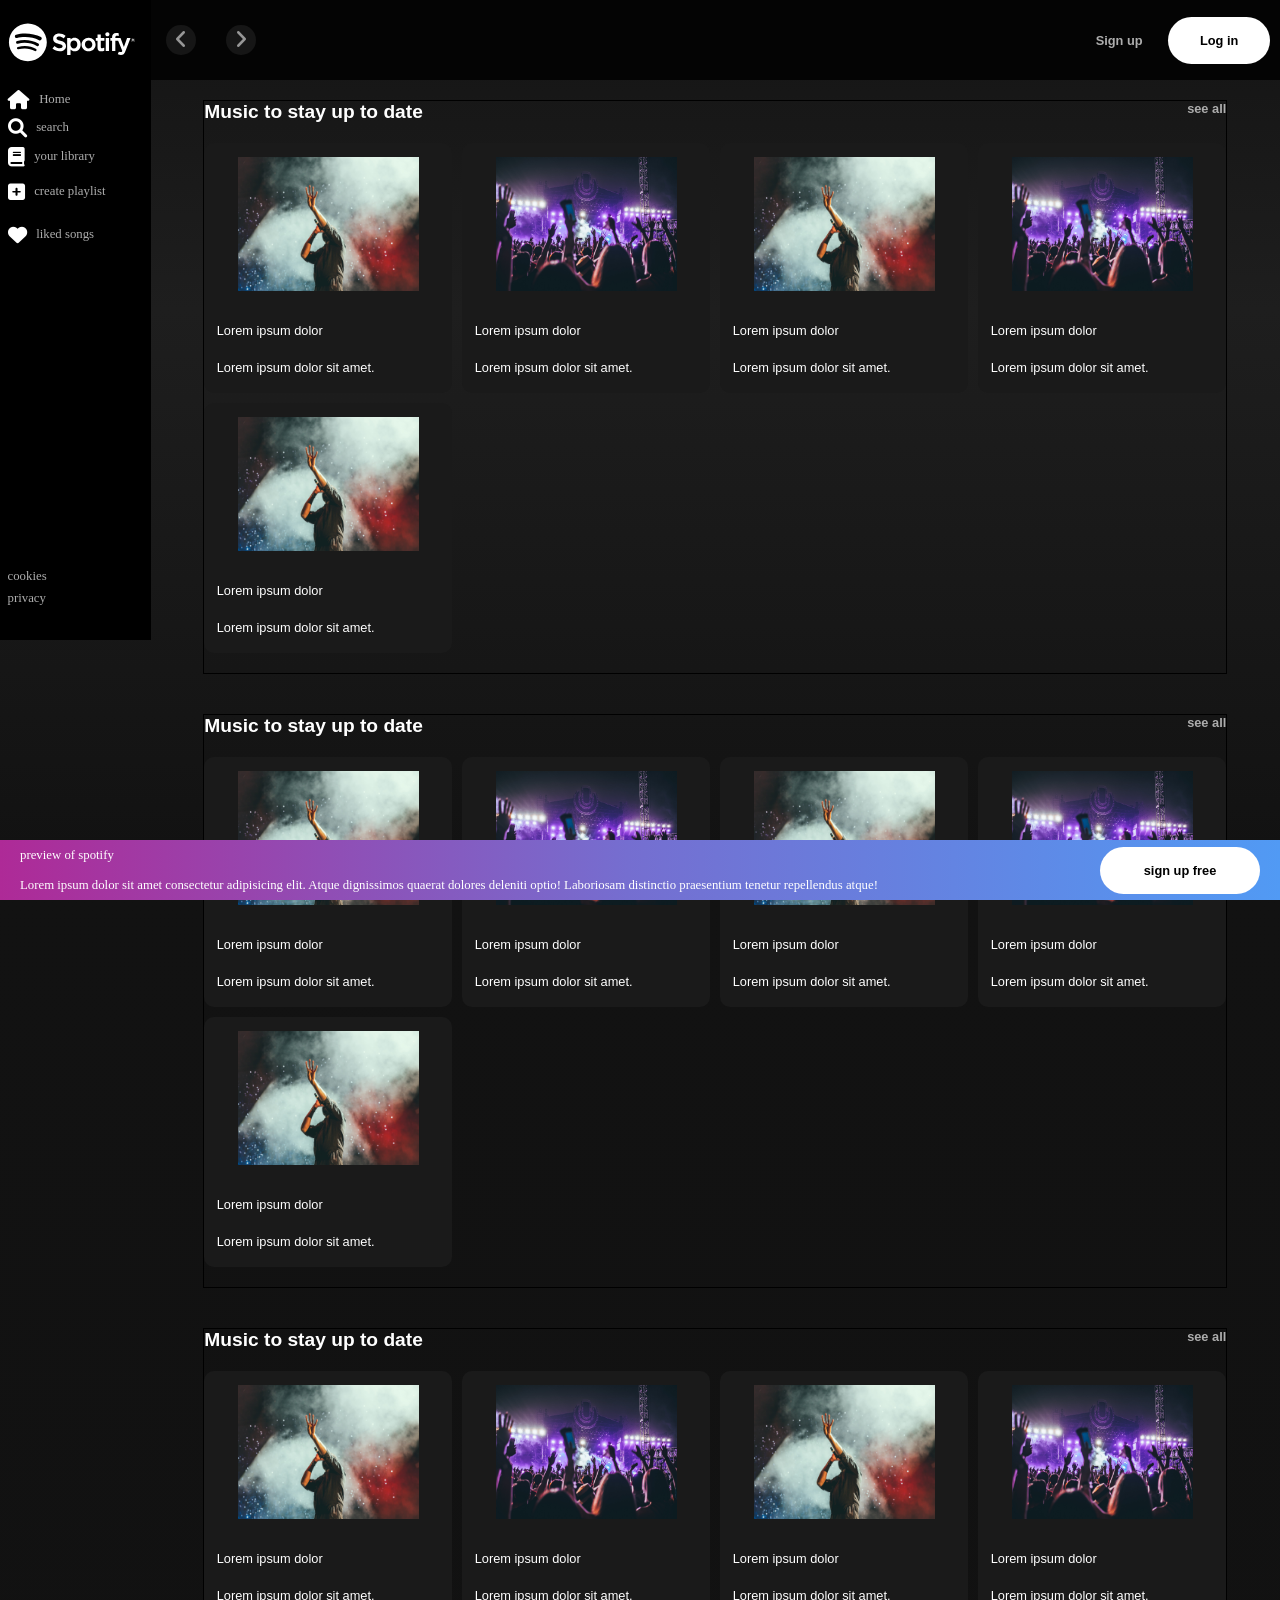
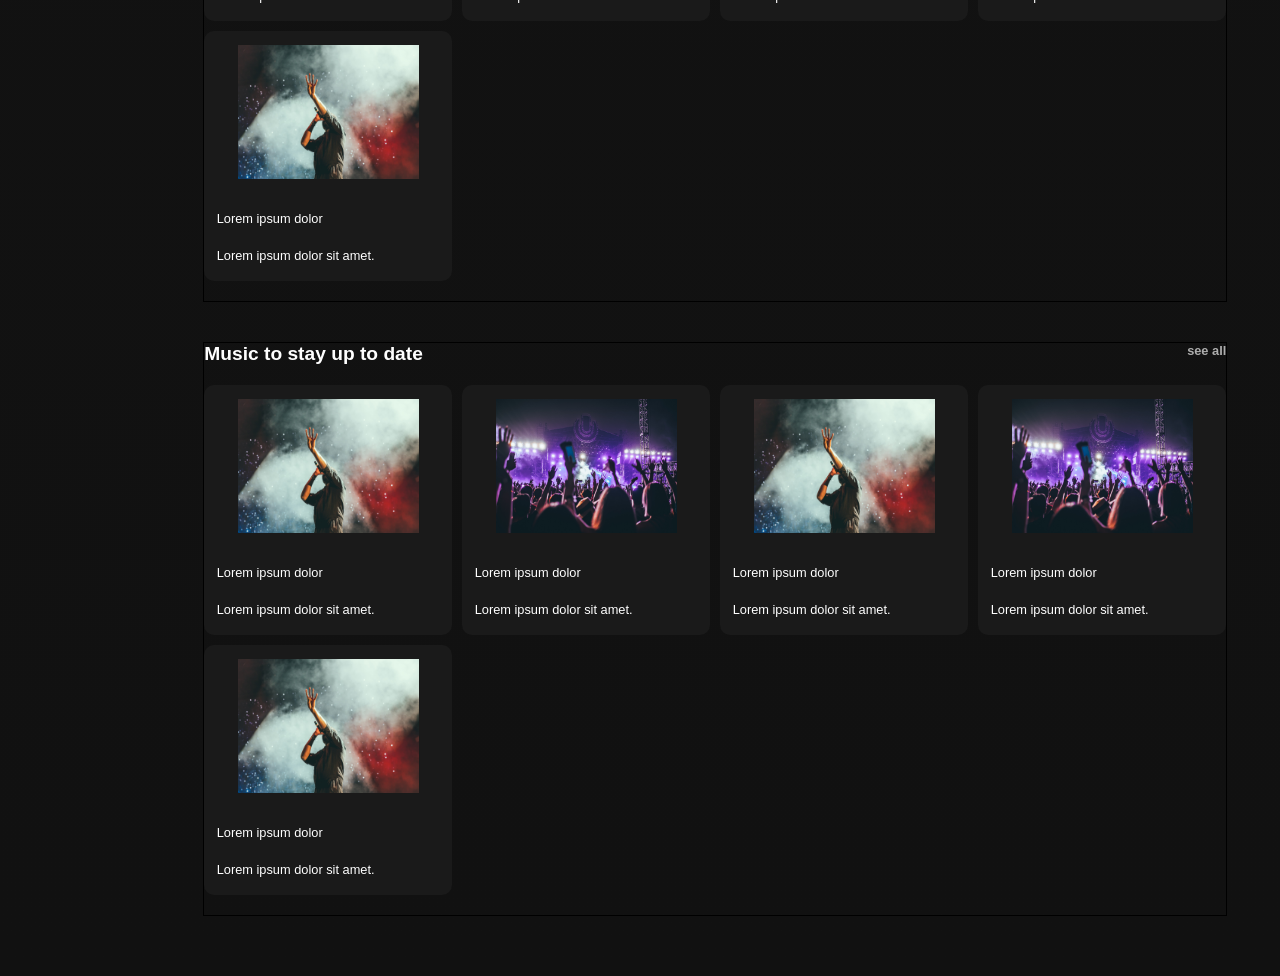
<file: index.html>
<html lang="en">

<head>
    <meta charset="UTF-8">
    <meta http-equiv="X-UA-Compatible" content="IE=edge">
    <meta name="viewport" content="width=device-width, initial-scale=1.0">
    <link rel="stylesheet" href="style.css">
    <link rel="stylesheet" href="reset.css">
    <link rel="stylesheet" href="https://cdnjs.cloudflare.com/ajax/libs/font-awesome/6.0.0/css/all.min.css">
    <title>Document</title>
</head>

<body>

    <div class="grid_main_container">
        <header class="head grid_item_main_1 head_flex">
            <div class="head_left_wrapper">
                <span class="head_arrow_left"><i class="fa-solid fa-angle-left"></i></span>
                <span class="head_arrow_right"> <i class="fa-solid fa-angle-right"></i></span>
            </div>
            <div class="head_right_wrapper">
                <a href="/sign_up.html"> <button class="head_signup"> Sign up</button>
                </a>
                <a href="log.html"><button class="head_login"> Log in</button></a>

            </div>
        </header>
        <aside class="aside grid_item_main_2 aside_flex">
            <div class="aside_nav_flex">
                <figure>
                    <svg viewBox="0 0 1134 340" class="spotify-logo--text">
                        <title>Spotify</title>
                        <path fill="currentColor"
                            d="M8 171c0 92 76 168 168 168s168-76 168-168S268 4 176 4 8 79 8 171zm230 78c-39-24-89-30-147-17-14 2-16-18-4-20 64-15 118-8 162 19 11 7 0 24-11 18zm17-45c-45-28-114-36-167-20-17 5-23-21-7-25 61-18 136-9 188 23 14 9 0 31-14 22zM80 133c-17 6-28-23-9-30 59-18 159-15 221 22 17 9 1 37-17 27-54-32-144-35-195-19zm379 91c-17 0-33-6-47-20-1 0-1 1-1 1l-16 19c-1 1-1 2 0 3 18 16 40 24 64 24 34 0 55-19 55-47 0-24-15-37-50-46-29-7-34-12-34-22s10-16 23-16 25 5 39 15c0 0 1 1 2 1s1-1 1-1l14-20c1-1 1-1 0-2-16-13-35-20-56-20-31 0-53 19-53 46 0 29 20 38 52 46 28 6 32 12 32 22 0 11-10 17-25 17zm95-77v-13c0-1-1-2-2-2h-26c-1 0-2 1-2 2v147c0 1 1 2 2 2h26c1 0 2-1 2-2v-46c10 11 21 16 36 16 27 0 54-21 54-61s-27-60-54-60c-15 0-26 5-36 17zm30 78c-18 0-31-15-31-35s13-34 31-34 30 14 30 34-12 35-30 35zm68-34c0 34 27 60 62 60s62-27 62-61-26-60-61-60-63 27-63 61zm30-1c0-20 13-34 32-34s33 15 33 35-13 34-32 34-33-15-33-35zm140-58v-29c0-1 0-2-1-2h-26c-1 0-2 1-2 2v29h-13c-1 0-2 1-2 2v22c0 1 1 2 2 2h13v58c0 23 11 35 34 35 9 0 18-2 25-6 1 0 1-1 1-2v-21c0-1 0-2-1-2h-2c-5 3-11 4-16 4-8 0-12-4-12-12v-54h30c1 0 2-1 2-2v-22c0-1-1-2-2-2h-30zm129-3c0-11 4-15 13-15 5 0 10 0 15 2h1s1-1 1-2V93c0-1 0-2-1-2-5-2-12-3-22-3-24 0-36 14-36 39v5h-13c-1 0-2 1-2 2v22c0 1 1 2 2 2h13v89c0 1 1 2 2 2h26c1 0 1-1 1-2v-89h25l37 89c-4 9-8 11-14 11-5 0-10-1-15-4h-1l-1 1-9 19c0 1 0 3 1 3 9 5 17 7 27 7 19 0 30-9 39-33l45-116v-2c0-1-1-1-2-1h-27c-1 0-1 1-1 2l-28 78-30-78c0-1-1-2-2-2h-44v-3zm-83 3c-1 0-2 1-2 2v113c0 1 1 2 2 2h26c1 0 1-1 1-2V134c0-1 0-2-1-2h-26zm-6-33c0 10 9 19 19 19s18-9 18-19-8-18-18-18-19 8-19 18zm245 69c10 0 19-8 19-18s-9-18-19-18-18 8-18 18 8 18 18 18zm0-34c9 0 17 7 17 16s-8 16-17 16-16-7-16-16 7-16 16-16zm4 18c3-1 5-3 5-6 0-4-4-6-8-6h-8v19h4v-6h4l4 6h5zm-3-9c2 0 4 1 4 3s-2 3-4 3h-4v-6h4z">
                        </path>
                    </svg>
                </figure>
                <nav class="links-side-nav links_top">
                    <a href="#"><i class="fa-solid fa-house si"></i>Home</a>
                    <a href="#"><i class="fa-solid fa-magnifying-glass si "></i>search</a>
                    <a href="#"><i class="fa-solid fa-book si"></i>your library</a>

                    <!-- <a href="#"><i class="fa-solid fa-bookmark si"></i></i>search</a> -->
                </nav>
                <nav class="links-side-nav links_top">
                    <a href="#"><i class="fa-solid fa-square-plus si"></i>create playlist </a>
                    <a href="#"><i class="fa-solid fa-heart si "></i>liked songs</a>
                </nav>
            </div>
            <footer class="aside_footer links-side-nav">
                <a href="#">cookies</a>
                <a href="#">privacy</a>
            </footer>
        </aside>
        <main class="main grid_item_main_3">

            <div class="main_item1">
                <div class="cards">
                    <div class="flex-between">
                        <a href="#">Music to stay up to date</a>
                        <a href="#">see all</a>
                    </div>
                    <div class="card_container">

                        <div class="card">
                            <figure class="img">
                                <img src="/images/music.jpg" alt="an image of music" class="responsive_img">
                            </figure>
                            <div class="card_text">
                                <h2>Lorem ipsum dolor</h2>
                                <p>Lorem ipsum dolor sit amet.</p>
                            </div>
                        </div>
                        <div class="card">
                            <figure class="img">
                                <img src="/images/music1.jpg" alt="an image of music" class="responsive_img">
                            </figure>
                            <div class="card_text">
                                <h2>Lorem ipsum dolor</h2>
                                <p>Lorem ipsum dolor sit amet.</p>
                            </div>
                        </div>
                        <div class="card">
                            <figure class="img">
                                <img src="/images/music.jpg" alt="an image of music" class="responsive_img">
                            </figure>
                            <div class="card_text">
                                <h2>Lorem ipsum dolor</h2>
                                <p>Lorem ipsum dolor sit amet.</p>
                            </div>
                        </div>
                        <div class="card">
                            <figure class="img">
                                <img src="/images/music1.jpg" alt="an image of music" class="responsive_img">
                            </figure>
                            <div class="card_text">
                                <h2>Lorem ipsum dolor</h2>
                                <p>Lorem ipsum dolor sit amet.</p>
                            </div>
                        </div>
                        <div class="card">
                            <figure class="img">
                                <img src="/images/music.jpg" alt="an image of music" class="responsive_img">
                            </figure>
                            <div class="card_text">
                                <h2>Lorem ipsum dolor</h2>
                                <p>Lorem ipsum dolor sit amet.</p>
                            </div>
                        </div>
                    </div>
                </div>
            </div>
            <div class="main_item1">
                <div class="cards">
                    <div class="flex-between">
                        <a href="#">Music to stay up to date</a>
                        <a href="#">see all</a>
                    </div>
                    <div class="card_container">

                        <div class="card">
                            <figure class="img">
                                <img src="/images/music.jpg" alt="an image of music" class="responsive_img">
                            </figure>
                            <div class="card_text">
                                <h2>Lorem ipsum dolor</h2>
                                <p>Lorem ipsum dolor sit amet.</p>
                            </div>
                        </div>
                        <div class="card">
                            <figure class="img">
                                <img src="/images/music1.jpg" alt="an image of music" class="responsive_img">
                            </figure>
                            <div class="card_text">
                                <h2>Lorem ipsum dolor</h2>
                                <p>Lorem ipsum dolor sit amet.</p>
                            </div>
                        </div>
                        <div class="card">
                            <figure class="img">
                                <img src="/images/music.jpg" alt="an image of music" class="responsive_img">
                            </figure>
                            <div class="card_text">
                                <h2>Lorem ipsum dolor</h2>
                                <p>Lorem ipsum dolor sit amet.</p>
                            </div>
                        </div>
                        <div class="card">
                            <figure class="img">
                                <img src="/images/music1.jpg" alt="an image of music" class="responsive_img">
                            </figure>
                            <div class="card_text">
                                <h2>Lorem ipsum dolor</h2>
                                <p>Lorem ipsum dolor sit amet.</p>
                            </div>
                        </div>
                        <div class="card">
                            <figure class="img">
                                <img src="/images/music.jpg" alt="an image of music" class="responsive_img">
                            </figure>
                            <div class="card_text">
                                <h2>Lorem ipsum dolor</h2>
                                <p>Lorem ipsum dolor sit amet.</p>
                            </div>
                        </div>
                    </div>
                </div>
            </div>
            <div class="main_item1">
                <div class="cards">
                    <div class="flex-between">
                        <a href="#">Music to stay up to date</a>
                        <a href="#">see all</a>
                    </div>
                    <div class="card_container">

                        <div class="card">
                            <figure class="img">
                                <img src="/images/music.jpg" alt="an image of music" class="responsive_img">
                            </figure>
                            <div class="card_text">
                                <h2>Lorem ipsum dolor</h2>
                                <p>Lorem ipsum dolor sit amet.</p>
                            </div>
                        </div>
                        <div class="card">
                            <figure class="img">
                                <img src="/images/music1.jpg" alt="an image of music" class="responsive_img">
                            </figure>
                            <div class="card_text">
                                <h2>Lorem ipsum dolor</h2>
                                <p>Lorem ipsum dolor sit amet.</p>
                            </div>
                        </div>
                        <div class="card">
                            <figure class="img">
                                <img src="/images/music.jpg" alt="an image of music" class="responsive_img">
                            </figure>
                            <div class="card_text">
                                <h2>Lorem ipsum dolor</h2>
                                <p>Lorem ipsum dolor sit amet.</p>
                            </div>
                        </div>
                        <div class="card">
                            <figure class="img">
                                <img src="/images/music1.jpg" alt="an image of music" class="responsive_img">
                            </figure>
                            <div class="card_text">
                                <h2>Lorem ipsum dolor</h2>
                                <p>Lorem ipsum dolor sit amet.</p>
                            </div>
                        </div>
                        <div class="card">
                            <figure class="img">
                                <img src="/images/music.jpg" alt="an image of music" class="responsive_img">
                            </figure>
                            <div class="card_text">
                                <h2>Lorem ipsum dolor</h2>
                                <p>Lorem ipsum dolor sit amet.</p>
                            </div>
                        </div>
                    </div>
                </div>
            </div>
            <div class="main_item1">
                <div class="cards">
                    <div class="flex-between">
                        <a href="#">Music to stay up to date</a>
                        <a href="#">see all</a>
                    </div>
                    <div class="card_container">

                        <div class="card">
                            <figure class="img">
                                <img src="/images/music.jpg" alt="an image of music" class="responsive_img">
                            </figure>
                            <div class="card_text">
                                <h2>Lorem ipsum dolor</h2>
                                <p>Lorem ipsum dolor sit amet.</p>
                            </div>
                        </div>
                        <div class="card">
                            <figure class="img">
                                <img src="/images/music1.jpg" alt="an image of music" class="responsive_img">
                            </figure>
                            <div class="card_text">
                                <h2>Lorem ipsum dolor</h2>
                                <p>Lorem ipsum dolor sit amet.</p>
                            </div>
                        </div>
                        <div class="card">
                            <figure class="img">
                                <img src="/images/music.jpg" alt="an image of music" class="responsive_img">
                            </figure>
                            <div class="card_text">
                                <h2>Lorem ipsum dolor</h2>
                                <p>Lorem ipsum dolor sit amet.</p>
                            </div>
                        </div>
                        <div class="card">
                            <figure class="img">
                                <img src="/images/music1.jpg" alt="an image of music" class="responsive_img">
                            </figure>
                            <div class="card_text">
                                <h2>Lorem ipsum dolor</h2>
                                <p>Lorem ipsum dolor sit amet.</p>
                            </div>
                        </div>
                        <div class="card">
                            <figure class="img">
                                <img src="/images/music.jpg" alt="an image of music" class="responsive_img">
                            </figure>
                            <div class="card_text">
                                <h2>Lorem ipsum dolor</h2>
                                <p>Lorem ipsum dolor sit amet.</p>
                            </div>
                        </div>
                    </div>
                </div>
            </div>
        </main>
        <footer class="foot grid_item_main_4">
            <div class="footer_left">
                <p>preview of spotify</p>
                <p>Lorem ipsum dolor sit amet consectetur adipisicing elit. Atque dignissimos quaerat dolores deleniti
                    optio! Laboriosam distinctio praesentium tenetur repellendus atque!</p>
            </div>
            <div class="footer_right">
                <button class="foot_btn">sign up free</button>
            </div>

        </footer>
    </div>



</body>

</html>
</file>
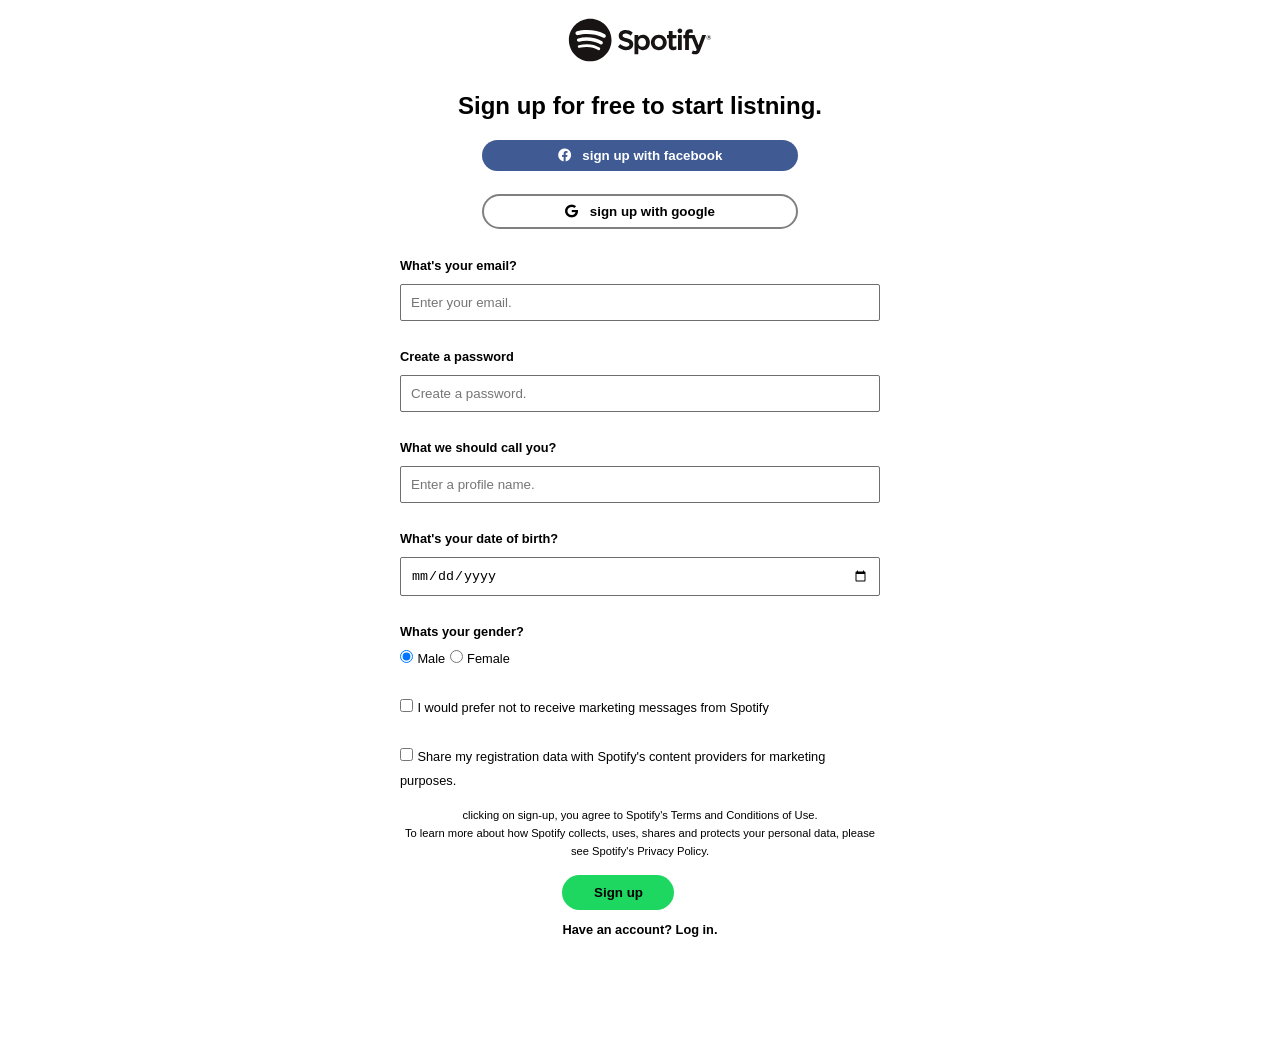
<file: sign_up.html>
<!DOCTYPE html>
<html lang="en">

<head>
    <meta charset="UTF-8">
    <meta http-equiv="X-UA-Compatible" content="IE=edge">
    <meta name="viewport" content="width=device-width, initial-scale=1.0">
    <link rel="stylesheet" href="/signup.css">
    <link rel="stylesheet" href="https://cdnjs.cloudflare.com/ajax/libs/font-awesome/6.0.0/css/all.min.css">
    <link rel="stylesheet" href="reset.css">
    <title>Document</title>
</head>

<body>
    <header>
        <div class="header_flex header_top">
            <figure class="logo_container">
                <img class="logo" src="/images/Spotify-Logo.wine.svg" alt="spotify logo">
            </figure>
            <h1>Sign up for free to start listning.</h1>
        </div>
        <div class="header_sign_btn header_flex">
            <button class="header_fb_btn btn"><i class="fa-brands fa-facebook"></i>
                sign up with facebook</button>
            <button class="header_g_btn btn"> <i class="fa-brands fa-google"></i>
                sign up with google</button>
        </div>
    </header>
    <main>
        <form action="#" method="get" class="form">

            <div class="form-email">
                <label for="email" class="form_label">What's your email? </label>
                <input type="email" name="email" id="email" placeholder="Enter your email." required>
            </div>
            <div class="form-pass">
                <label for="pass" class="form_label">Create a password </label>
                <input type="password" name="pass" id="pass" placeholder="Create a password." required>
            </div>
            <div class="form-name">
                <label for="name" class="form_label">What we should call you? </label>
                <input type="text" name="name" id="name" placeholder="Enter a profile name." required>
            </div>
            <div class="form-date">
                <label for="date" class="form_label">What's your date of birth? </label>
                <input type="date" name="date" id="date" required>
            </div>

            <div>
                <p><span class="form_label"> Whats your gender?</span></p>
                <input type="radio" id="male" name="gender" value="male" checked>
                <label for="male" class="gen">Male</label>
                <input type="radio" id="female" name="gender" value="female">
                <label for="female" class="gen">Female</label>
            </div>

            <div>
                <input type="checkbox" id="market" name="market" value="market">
                <label for="market" class="regis">I would prefer not to receive marketing messages from
                    Spotify</label>

            </div>
            <div>
                <input type="checkbox" id="registration" name="registration" value="registration">
                <label for="registration" class="regis">Share my registration data with Spotify's content providers
                    for marketing
                    purposes.</label>
            </div>
            <div class="btn_center">

                <p><span class="terms">clicking on sign-up, you agree to Spotify's <a href="#" class="form_link">Terms
                            and Conditions of Use</a>.</span></p>
                <p><span class="terms">
                        To learn more about how Spotify collects, uses, shares
                        and protects your personal data, please
                        see
                        <a href="#" class="form_link"> Spotify's Privacy Policy</a>.</span></p>
                <div class="test">
                    <button class="form_btn">Sign up</button>
                    <p><span class="account">Have an account? <a href="#">Log in</a>.</span></p>
                </div>
            </div>

        </form>

    </main>

</body>

</html>
</file>
<file: style.css>
/* .EQkJl {
    fill: rgb(102, 102, 102);
} */
:root {
    --grid_test_c1: orange;
    --grid_test_c2: rgb(116, 116, 116);
    --aside_bg: #000000;
    --header_bg: hsla(0, 0%, 0%, 0.79);
    --head_btn_login_bg: #fff;
    --main_bg: linear-gradient(0deg, rgba(17, 17, 17, 1) 0%, rgba(23, 23, 23, 1) 67%, rgba(61, 61, 61, 1) 100%);
    --angle_icon_bg: #161616;
    --head_s: 1rem;
    /*front*/
    --font-color: #fff;
    --fs-xl: 5rem;
    --fs-600: 1.5rem;
    --fs-500: 1.2rem;
    --fs-400: 0.80rem;
    --ff-body: "Arial", Helvetica, sans-serif;

}

* {
    -webkit-box-sizing: border-box;
    box-sizing: border-box;
    color: white;
    font-family: var(--ff-body);
    font-size: var(--fs-400);

}

/* 
@media(max-width:40em) {
    :root {
        --fs-xl: 5rem;
        --fs-600: 1.5rem;
        --fs-500: 1.2rem;
        --fs-400: 0.90rem;
    }
} */

body {
    /* background-color: rgb(143, 143, 143); */
    background: rgb(17, 17, 17);
    background: -o-linear-gradient(bottom, rgba(17, 17, 17, 1) 0%, rgba(18, 18, 18, 1) 67%, rgba(30, 30, 30, 1) 88%, rgba(20, 20, 20, 1) 100%);
    background: -webkit-gradient(linear, left bottom, left top, from(rgba(17, 17, 17, 1)), color-stop(67%, rgba(18, 18, 18, 1)), color-stop(88%, rgba(30, 30, 30, 1)), to(rgba(20, 20, 20, 1)));
    background: linear-gradient(0deg, rgba(17, 17, 17, 1) 0%, rgba(18, 18, 18, 1) 67%, rgba(30, 30, 30, 1) 88%, rgba(20, 20, 20, 1) 100%);


}



.grid_main_container {
    display: grid;
    /*used for more complex websites */
    /* grid-template-columns: repeat(12, 1fr);
    grid-template-rows: repeat(12, 1fr);
    width: 100vw;*/
    grid-template-columns: 0.4fr repeat(3, 1fr);
    grid-template-rows: 80px 1fr 2fr 60px;
    /* height: 100vh; */
    grid-template-areas:
        "aside head head head"
        "aside main main main"
        "aside main main main"
        "foot foot foot foot";

}

/* .grid_main_container>* {
    grid-column: 1/ span 12;
} */
.grid_main_container>* {
    /* border: 1px solid red; */
}


.head {

    background-color: #1d1d1d;
    /*fallback color*/
    background-color: var(--header_bg);
    grid-area: head;
    /* grid-column: 3/ -1;
    grid-row: 1/span 1; */
    position: -webkit-sticky;
    position: sticky;
    top: 0;

}

/*layout*/
.head_flex {
    display: -webkit-box;
    display: -ms-flexbox;
    display: flex;
    -webkit-box-align: center;
    -ms-flex-align: center;
    align-items: center;
    -ms-flex-pack: distribute;
    -webkit-box-pack: justify;
    justify-content: space-between;
}

.head_left_wrapper,
.head_right_wrapper {
    /* border: 1px solid red; */
    width: 120px;
    height: 100%;
    display: -webkit-box;
    display: -ms-flexbox;
    display: flex;
    -webkit-box-pack: justify;
    -ms-flex-pack: justify;
    justify-content: space-around;
    -webkit-box-align: center;
    -ms-flex-align: center;
    align-items: center;


}

.fa-angle-left,
.fa-angle-right {
    background-color: #161616;
    background-color: var(--angle_icon_bg);
    color: #979797;
    padding: 5px 10px;
    border-radius: 50%;
    font-size: 1.3rem;
    /* font-weight: thin; need front awesome pro*/

}



.head_right_wrapper {
    width: 200px;

}

.head>* {
    color: white;

}

/*sign up and sign in button styles*/

.head_signup {
    border: none;
    color: rgb(173, 173, 173);
    background-color: transparent;
    font-size: var(--head_s);
    font-weight: bold;
    font-size: var(--fs-400);

}

.head_signup:hover,
.head_login:hover {
    -webkit-transform: scale(1.1);
    -ms-transform: scale(1.1);
    transform: scale(1.1);
}

.head_login {
    color: #000;
    border: none;
    font-size: var(--head_s);
    background-color: var(--head_btn_login_bg);
    padding: 1rem 2rem;
    border-radius: 25px;
    font-weight: bold;
    font-size: var(--fs-400);

}


.fa-spotify {
    color: white;
}

/*-------side-------*/
.aside {
    background-color: var(--aside_bg);
    grid-area: aside;
    align-self: start;
    position: -webkit-sticky;
    position: sticky;
    top: 0;
    left: 0;
    /* grid-column: 1/ 3;
    grid-row: 1/-1; */
    font-size: var(--fs-400);

}

.si {
    font-size: var(--fs-500);
}

.links-side-nav>* {
    color: white;
    display: -webkit-box;
    display: -ms-flexbox;
    display: flex;
    -webkit-box-align: center;
    -ms-flex-align: center;
    align-items: center;
    color: rgb(173, 173, 173);
    -webkit-transition: all 0.3s ease;
    -o-transition: all 0.3s ease;
    transition: all 0.3s ease;
}



.links_top>a:hover {
    color: #fff;

}

.side-link-top:hover {}

.aside_flex {
    display: -webkit-box;
    display: -ms-flexbox;
    display: flex;
    -webkit-box-orient: vertical;
    -webkit-box-direction: normal;
    -ms-flex-direction: column;
    flex-direction: column;
    -webkit-box-pack: justify;
    -ms-flex-pack: justify;
    justify-content: space-between;
    -webkit-box-align: center;
    -ms-flex-align: center;
    align-items: center;
    height: 40rem;
}

.aside_flex>* {
    height: 40%;
    width: 90%;

}



.aside_nav_flex {
    display: -webkit-box;
    display: -ms-flexbox;
    display: flex;
    -webkit-box-orient: vertical;
    -webkit-box-direction: normal;
    -ms-flex-direction: column;
    flex-direction: column;
    -webkit-box-pack: justify;
    -ms-flex-pack: justify;
    justify-content: space-around;
    -webkit-box-align: center;
    -ms-flex-align: center;
    align-items: center;
}

a>i,
svg {
    display: inline-block;
    margin-right: 0.5em;
    /* line-height: 24px; */
}




/* .logo>img {
    max-width: 8.5rem;
    /* max-height: 8rem; */

.spotify-logo--text {
    width: 8rem;
    /* min-width: 5rem;
    max-width: 8rem; */
    /* width: min(5rem, 8rem); */
}

.aside_nav_flex>* {
    height: 40%;
    width: 100%;
    display: -webkit-box;
    display: -ms-flexbox;
    display: flex;
    -webkit-box-orient: vertical;
    -webkit-box-direction: normal;
    -ms-flex-direction: column;
    flex-direction: column;
    -ms-flex-pack: distribute;
    justify-content: space-around;
}

.aside_footer {
    display: -webkit-box;
    display: -ms-flexbox;
    display: flex;
    -webkit-box-orient: vertical;
    -webkit-box-direction: normal;
    -ms-flex-direction: column;
    flex-direction: column;
    -ms-flex-pack: distribute;
    justify-content: space-around;
    margin-bottom: 20%;
    height: 7%;
}

.aside_footer>a:hover {
    color: rgb(173, 173, 173);
    text-decoration: underline;

}

.main {
    background-color: var(--main_bg);

    grid-area: main;
    /* grid-column: 3/ -1;
    grid-row: 2/-1; */
    /* display: grid; */
    /* height: 150rem; */
}

.grid_item_main_3 {
    display: grid;
    -ms-flex-pack: distribute;
    justify-content: space-around;
    -webkit-box-align: center;
    -ms-flex-align: center;
    align-items: center;
    grid-gap: 20px;
    gap: 20px;

}

.grid_item_main_3>* {
    border: 1px solid black;
    /* width: 70%; */
    width: 80vw;
    margin-top: 20px;


}

.flex-between {
    display: -webkit-box;
    display: -ms-flexbox;
    display: flex;
    -webkit-box-pack: justify;
    -ms-flex-pack: justify;
    justify-content: space-between;

}

.flex-between>a:last-child {
    font-size: var(--fs-400);
    color: rgb(173, 173, 173);

}

.flex-between>a:last-child:hover {
    color: rgb(173, 173, 173);

}


.flex-between>* {
    color: var(--font-color);
    font-size: var(--fs-500);
    font-weight: bold;

}

.flex-between>a:hover {
    text-decoration: underline;
    text-decoration-thickness: 1px;
    /* border-bottom: 1px solid white; */
    color: var(--font-color);
}

.cards {
    /* border: 1px solid green; */
    /* padding: 2rem;
    margin: 1rem; */
    display: -webkit-box;
    display: -ms-flexbox;
    display: flex;
    -webkit-box-orient: vertical;
    -webkit-box-direction: normal;
    -ms-flex-direction: column;
    flex-direction: column;
    -webkit-box-pack: justify;
    -ms-flex-pack: justify;
    justify-content: space-between;

}

.cards>* {
    /* border: 1px solid rgb(28, 0, 184); */
    margin-bottom: 20px;


}

.card_container {
    display: grid;
    grid-gap: 10px;
    grid-template-columns: repeat(auto-fit, minmax(200px, 1fr));
    grid-auto-rows: minmax(250px, auto);

}

.card_container>* {
    /* border: 1px solid pink; */
}

.card {
    display: -webkit-box;
    display: -ms-flexbox;
    display: flex;
    -webkit-box-orient: vertical;
    -webkit-box-direction: normal;
    -ms-flex-direction: column;
    flex-direction: column;
    -ms-flex-pack: distribute;
    justify-content: space-around;
    -webkit-box-align: center;
    -ms-flex-align: center;
    align-items: center;
    /* border: 1px solid black; */
    /* border: 1px solid red; */
    background-color: #1a1a1a;
    -webkit-transition: 0.3s;
    -o-transition: 0.3s;
    transition: 0.3s;
    border-radius: 10px;

}

.card:hover {
    background-color: #292929;

}

/*image section*/
.img {
    display: -webkit-box;
    display: -ms-flexbox;
    display: flex;
    -webkit-box-pack: center;
    -ms-flex-pack: center;
    justify-content: center;
    -webkit-box-align: center;
    -ms-flex-align: center;
    align-items: center;
    /* border: 2px solid rgb(19, 238, 56); */
    /* width: 90%; */
    /* height: 300px; */
}

.responsive_img {
    width: 90%;
    height: 90%;

}

p,
h2 {
    border: 1px solid pink;
}

.card_text {
    display: grid;
    height: 30%;
    width: 90%;
    -ms-flex-line-pack: distribute;
    align-content: space-around;

}

.card>* {
    /* border: 1px solid red; */
}

.foot {
    /* background-color: var(--grid_test_c2); */
    grid-area: foot;
    /* grid-column: 1/ -1;
    grid-row: 12/-1; */
    display: -webkit-box;
    display: -ms-flexbox;
    display: flex;
    -webkit-box-align: center;
    -ms-flex-align: center;
    align-items: center;
    -ms-flex-pack: distribute;
    -webkit-box-pack: justify;
    justify-content: space-between;
    bottom: 0;
    /* height: 4em; */
    position: -webkit-sticky;
    position: sticky;
    /* width: 100vw; */
    background: rgb(174, 42, 151);
    background: -o-linear-gradient(left, rgba(174, 42, 151, 1) 0%, rgba(117, 110, 208, 1) 49%, rgba(81, 154, 244, 1) 100%);
    background: -webkit-gradient(linear, left top, right top, from(rgba(174, 42, 151, 1)), color-stop(49%, rgba(117, 110, 208, 1)), to(rgba(81, 154, 244, 1)));
    background: linear-gradient(90deg, rgba(174, 42, 151, 1) 0%, rgba(117, 110, 208, 1) 49%, rgba(81, 154, 244, 1) 100%);
    font-size: var(--fs-400);
}

.foot>* {
    height: 100%;
    display: -webkit-box;
    display: -ms-flexbox;
    display: flex;
    -webkit-box-align: center;
    -ms-flex-align: center;
    align-items: center;
    margin-left: 20px;
    margin-right: 20px;

}

.footer_left {
    display: -webkit-box;
    display: -ms-flexbox;
    display: flex;
    -webkit-box-orient: vertical;
    -webkit-box-direction: normal;
    -ms-flex-direction: column;
    flex-direction: column;
    -webkit-box-align: start;
    -ms-flex-align: start;
    align-items: flex-start;
    -ms-flex-pack: distribute;
    justify-content: space-around;
    /* overflow: hidden;
    -o-text-overflow: ellipses;
    text-overflow: ellipses;
    max-width: 60rem; */
    /*important*/
    -o-text-overflow: ellipsis;
    text-overflow: ellipsis;
    overflow: hidden;

}



.foot_btn:hover {
    -webkit-transform: scale(1.1);
    -ms-transform: scale(1.1);
    transform: scale(1.1);
}



.foot_btn {
    color: #000;
    border: none;
    /* font-size: var(--head_s); */
    background-color: var(--head_btn_login_bg);
    padding: 1rem 2rem;
    border-radius: 25px;
    font-weight: bold;
    width: 10rem;

}


.flex {
    display: -webkit-box;
    display: -ms-flexbox;
    display: flex;
    -webkit-box-align: center;
    -ms-flex-align: center;
    align-items: center;
}

/*mobile*/
/*
@media (min-width: 700px) {
    .head {

        grid-column: 2/ -1;
        grid-row: 1/span 1;


    }

    .aside {

        grid-column: 1/ 2;
        grid-row: 1/-1;
    }

    .main {

        grid-column: 2/ -1;

        grid-row: 2/-1;


    }

    .foot {

        grid-column: 1/ -1;
        grid-row: 12/-1;

    }
} */
</file>
<file: signup.css>
:root {
    /*colors*/
    --btn-1-bg: #405a93;
    --btn-1-color: #fff;
    --btn-2-bg: #fff;
    --btn-2-color: #535353;
    --btn-3-bg: #1ed760;
    --btn-3-color: #000;

    /* forms paddings*/
    --f-padding: 10px;
    --fs-vsmall: 0.7rem;
    --fs-logo-title: clamp(1rem, 2.5vw, 1.5rem);
    --fs-form: .8rem;
    /*icons/logos*/
    --logo-s: 13rem;
    /*fonts*/
    --ff-body: "Arial", Helvetica, sans-serif;
    font-family: var(--ff-body);

}

@import url('https://fonts.googleapis.com/css2?family=Open+Sans&display=swap');

body {
    display: grid;
    -webkit-box-pack: center;
    -ms-flex-pack: center;
    justify-content: center;
}



body>header>* {
    /* border: 1px solid rgb(20, 136, 117); */
    height: 8rem;

}

.header_top {
    display: -webkit-box;
    display: -ms-flexbox;
    display: flex;
    -webkit-box-orient: vertical;
    -webkit-box-direction: normal;
    -ms-flex-direction: column;
    flex-direction: column;
    -ms-flex-pack: distribute;
    justify-content: space-around;
    -webkit-box-align: center;
    -ms-flex-align: center;
    align-items: center;
    font-weight: bold;

}

.header_sign_btn {
    display: -webkit-box;
    display: -ms-flexbox;
    display: flex;
    -webkit-box-orient: vertical;
    -webkit-box-direction: normal;
    -ms-flex-direction: column;
    flex-direction: column;
    -webkit-box-pack: justify;
    -ms-flex-pack: justify;
    justify-content: space-around;
    -webkit-box-align: center;
    -ms-flex-align: center;
    align-items: center;
    height: 7rem;

}

button {
    cursor: pointer;
    /* Mouse pointer on hover */
}

.btn {
    width: 66%;
    padding: 8px;
    border-radius: 20px;
    /* remove default behavior */
    -moz-appearance: none;
    appearance: none;
    -webkit-appearance: none;
    /* usual styles */
    border: none;
    font-weight: bold;

}

.btn:hover {
    -webkit-transform: scale(1.1);
    -ms-transform: scale(1.1);
    transform: scale(1.1);

}

.header_g_btn {
    background-color: var(--btn-2-bg);
    border: 2px solid grey;
}

.header_fb_btn {
    background-color: var(--btn-1-bg);
    color: var(--btn-1-color);
}

.fa-brands {
    margin-right: 0.5rem;
}

.header_top>h1 {
    font-size: var(--fs-logo-title);
}

main {
    height: 50rem;
    width: 30rem;
}

.logo_container {
    /* width:100%; */

}

.logo {
    width: var(--logo-s);
    /* width:clamp(100px,20%,0.5rem) */
    height: 4rem;
}

.gen,
.regis {
    font-size: var(--fs-form);
}

input {

    padding: var(--f-padding);
    margin: 10px 0;
    border: 1px solid rgb(110, 110, 110);
    border-radius: 2px;
}

input[type=text],
input[type=email],
input[type=password],
input[type=date] {
    width: 100%;

}

input:hover {
    border: 1px solid #000;
}

form div {
    margin-top: 1rem;
}

.form_label {
    font-size: var(--fs-form);
    font-weight: bold;
}

.form_btn {

    /* remove default behavior */
    -moz-appearance: none;
    appearance: none;
    -webkit-appearance: none;
    /* usual styles */
    padding: 10px;
    border: none;
    background-color: var(--btn-3-bg);
    color: var(--btn-3-color);
    font-weight: 600;
    border-radius: 5px;
    width: 7rem;
    border-radius: 20px;
    margin-bottom: 10px;

}


.btn_center {
    display: grid;
    -webkit-box-pack: center;
    -ms-flex-pack: center;
    justify-content: center;
    text-align: center;
    /* width: 100%; */

}

/*  */

.form_btn:hover {
    -webkit-transform: scale(1.1);
    -ms-transform: scale(1.1);
    transform: scale(1.1);
    background-color: #27ec6c;

}

.terms {
    font-size: var(--fs-vsmall);

}


.test {
    display: grid;
    -webkit-box-pack: center;
    -ms-flex-pack: center;
    justify-content: center;
}

.account {
    font-size: var(--fs-form);
    font-weight: bold;
}
</file>
